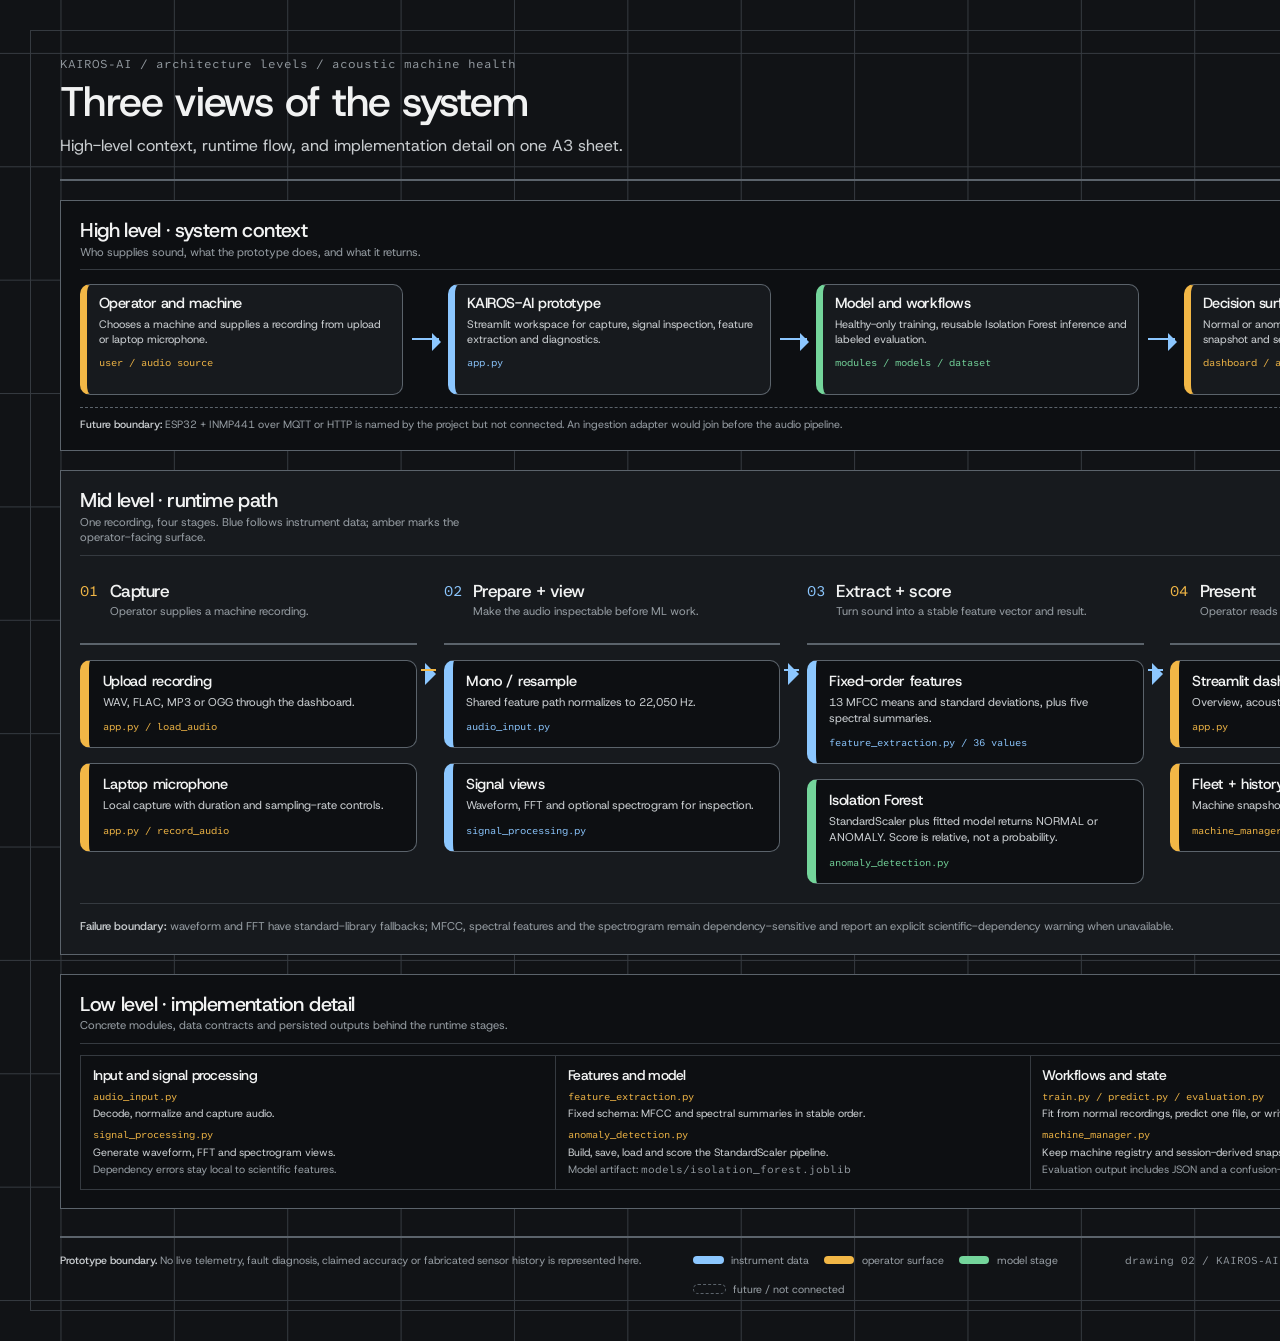
<file: architecture/a3.html>
<!doctype html>
<html lang="en">
  <head>
    <meta charset="utf-8">
    <meta name="viewport" content="width=device-width, initial-scale=1">
    <meta name="description" content="High, mid and low level A3 architecture diagram for the KAIROS-AI acoustic machine-health monitoring prototype.">
    <title>KAIROS-AI architecture · A3 landscape</title>
    <link rel="stylesheet" href="./architecture.css">
  </head>
  <body>
    <main class="sheet" aria-labelledby="sheet-title">
      <header class="sheet-header">
        <div>
          <p class="kicker">KAIROS-AI / architecture levels / acoustic machine health</p>
          <h1 id="sheet-title">Three views of the system</h1>
          <p class="subtitle">High-level context, runtime flow, and implementation detail on one A3 sheet.</p>
        </div>
        <div class="title-block" aria-label="Drawing metadata">
          <div><span>sheet</span><span>A3 / landscape</span></div>
          <div><span>revision</span><span>02</span></div>
          <div><span>source</span><span>repo inspection</span></div>
          <div><span>dated</span><span>2026-11-18</span></div>
        </div>
      </header>

      <section class="tier tier-high band" aria-labelledby="high-title">
        <div class="tier-head">
          <div>
            <h2 id="high-title">High level · system context</h2>
            <p>Who supplies sound, what the prototype does, and what it returns.</p>
          </div>
        </div>
        <div class="high-grid">
          <article class="high-node high-node--person">
            <h3>Operator and machine</h3>
            <p>Chooses a machine and supplies a recording from upload or laptop microphone.</p>
            <span class="module-file">user / audio source</span>
          </article>
          <div class="high-link" aria-hidden="true"></div>
          <article class="high-node high-node--instrument">
            <h3>KAIROS-AI prototype</h3>
            <p>Streamlit workspace for capture, signal inspection, feature extraction and diagnostics.</p>
            <span class="module-file">app.py</span>
          </article>
          <div class="high-link" aria-hidden="true"></div>
          <article class="high-node high-node--model">
            <h3>Model and workflows</h3>
            <p>Healthy-only training, reusable Isolation Forest inference and labeled evaluation.</p>
            <span class="module-file">modules / models / dataset</span>
          </article>
          <div class="high-link" aria-hidden="true"></div>
          <article class="high-node high-node--person">
            <h3>Decision surface</h3>
            <p>Normal or anomaly result, score explanation, machine snapshot and session history.</p>
            <span class="module-file">dashboard / alerts</span>
          </article>
        </div>
        <p class="high-boundary"><strong>Future boundary:</strong> ESP32 + INMP441 over MQTT or HTTP is named by the project but not connected. An ingestion adapter would join before the audio pipeline.</p>
      </section>

      <section class="tier tier-mid architecture-map" aria-labelledby="mid-title">
        <div class="map-head">
          <div class="tier-head">
            <div>
              <h2 id="mid-title">Mid level · runtime path</h2>
              <p>One recording, four stages. Blue follows instrument data; amber marks the operator-facing surface.</p>
            </div>
          </div>
        </div>

        <div class="flow">
          <div class="flow-column flow-column--person">
            <div class="column-head">
              <span class="node-number">01</span>
              <div>
                <h3>Capture</h3>
                <p>Operator supplies a machine recording.</p>
              </div>
            </div>
            <article class="node node--person">
              <h3>Upload recording</h3>
              <p>WAV, FLAC, MP3 or OGG through the dashboard.</p>
              <span class="module-file">app.py / load_audio</span>
            </article>
            <article class="node node--person">
              <h3>Laptop microphone</h3>
              <p>Local capture with duration and sampling-rate controls.</p>
              <span class="module-file">app.py / record_audio</span>
            </article>
          </div>

          <div class="flow-column">
            <div class="column-head">
              <span class="node-number">02</span>
              <div>
                <h3>Prepare + view</h3>
                <p>Make the audio inspectable before ML work.</p>
              </div>
            </div>
            <article class="node node--instrument">
              <h3>Mono / resample</h3>
              <p>Shared feature path normalizes to 22,050 Hz.</p>
              <span class="module-file">audio_input.py</span>
            </article>
            <article class="node node--instrument">
              <h3>Signal views</h3>
              <p>Waveform, FFT and optional spectrogram for inspection.</p>
              <span class="module-file">signal_processing.py</span>
            </article>
          </div>

          <div class="flow-column">
            <div class="column-head">
              <span class="node-number">03</span>
              <div>
                <h3>Extract + score</h3>
                <p>Turn sound into a stable feature vector and result.</p>
              </div>
            </div>
            <article class="node node--instrument">
              <h3>Fixed-order features</h3>
              <p>13 MFCC means and standard deviations, plus five spectral summaries.</p>
              <span class="module-file">feature_extraction.py / 36 values</span>
            </article>
            <article class="node node--model">
              <h3>Isolation Forest</h3>
              <p>StandardScaler plus fitted model returns NORMAL or ANOMALY. Score is relative, not a probability.</p>
              <span class="module-file">anomaly_detection.py</span>
            </article>
          </div>

          <div class="flow-column flow-column--person">
            <div class="column-head">
              <span class="node-number">04</span>
              <div>
                <h3>Present</h3>
                <p>Operator reads the result in the workspace.</p>
              </div>
            </div>
            <article class="node node--person">
              <h3>Streamlit dashboard</h3>
              <p>Overview, acoustic analysis and AI diagnostics.</p>
              <span class="module-file">app.py</span>
            </article>
            <article class="node node--person">
              <h3>Fleet + history</h3>
              <p>Machine snapshots, session history and alerts.</p>
              <span class="module-file">machine_manager.py</span>
            </article>
          </div>
        </div>

        <p class="flow-caption"><strong>Failure boundary:</strong> waveform and FFT have standard-library fallbacks; MFCC, spectral features and the spectrogram remain dependency-sensitive and report an explicit scientific-dependency warning when unavailable.</p>
      </section>

      <section class="tier tier-low band" aria-labelledby="low-title">
        <div class="tier-head">
          <div>
            <h2 id="low-title">Low level · implementation detail</h2>
            <p>Concrete modules, data contracts and persisted outputs behind the runtime stages.</p>
          </div>
        </div>
        <div class="low-grid">
          <article class="low-cell">
            <h3>Input and signal processing</h3>
            <span class="module-file">audio_input.py</span>
            <p>Decode, normalize and capture audio.</p>
            <span class="module-file">signal_processing.py</span>
            <p>Generate waveform, FFT and spectrogram views.</p>
            <p class="low-note">Dependency errors stay local to scientific features.</p>
          </article>
          <article class="low-cell">
            <h3>Features and model</h3>
            <span class="module-file">feature_extraction.py</span>
            <p>Fixed schema: MFCC and spectral summaries in stable order.</p>
            <span class="module-file">anomaly_detection.py</span>
            <p>Build, save, load and score the StandardScaler pipeline.</p>
            <p class="low-note">Model artifact: <span class="mono">models/isolation_forest.joblib</span></p>
          </article>
          <article class="low-cell">
            <h3>Workflows and state</h3>
            <span class="module-file">train.py / predict.py / evaluation.py</span>
            <p>Fit from normal recordings, predict one file, or write evaluation metrics.</p>
            <span class="module-file">machine_manager.py</span>
            <p>Keep machine registry and session-derived snapshots.</p>
            <p class="low-note">Evaluation output includes JSON and a confusion-matrix PNG.</p>
          </article>
        </div>
      </section>

      <footer class="sheet-footer">
        <p><strong>Prototype boundary.</strong> No live telemetry, fault diagnosis, claimed accuracy or fabricated sensor history is represented here.</p>
        <div class="legend" aria-label="Legend">
          <span class="legend-item"><span class="legend-swatch"></span>instrument data</span>
          <span class="legend-item"><span class="legend-swatch legend-swatch--amber"></span>operator surface</span>
          <span class="legend-item"><span class="legend-swatch legend-swatch--green"></span>model stage</span>
          <span class="legend-item"><span class="legend-swatch legend-swatch--dash"></span>future / not connected</span>
        </div>
        <p class="footer-note">drawing 02 / KAIROS-AI / three levels / A3</p>
      </footer>
    </main>
  </body>
</html>
</file>
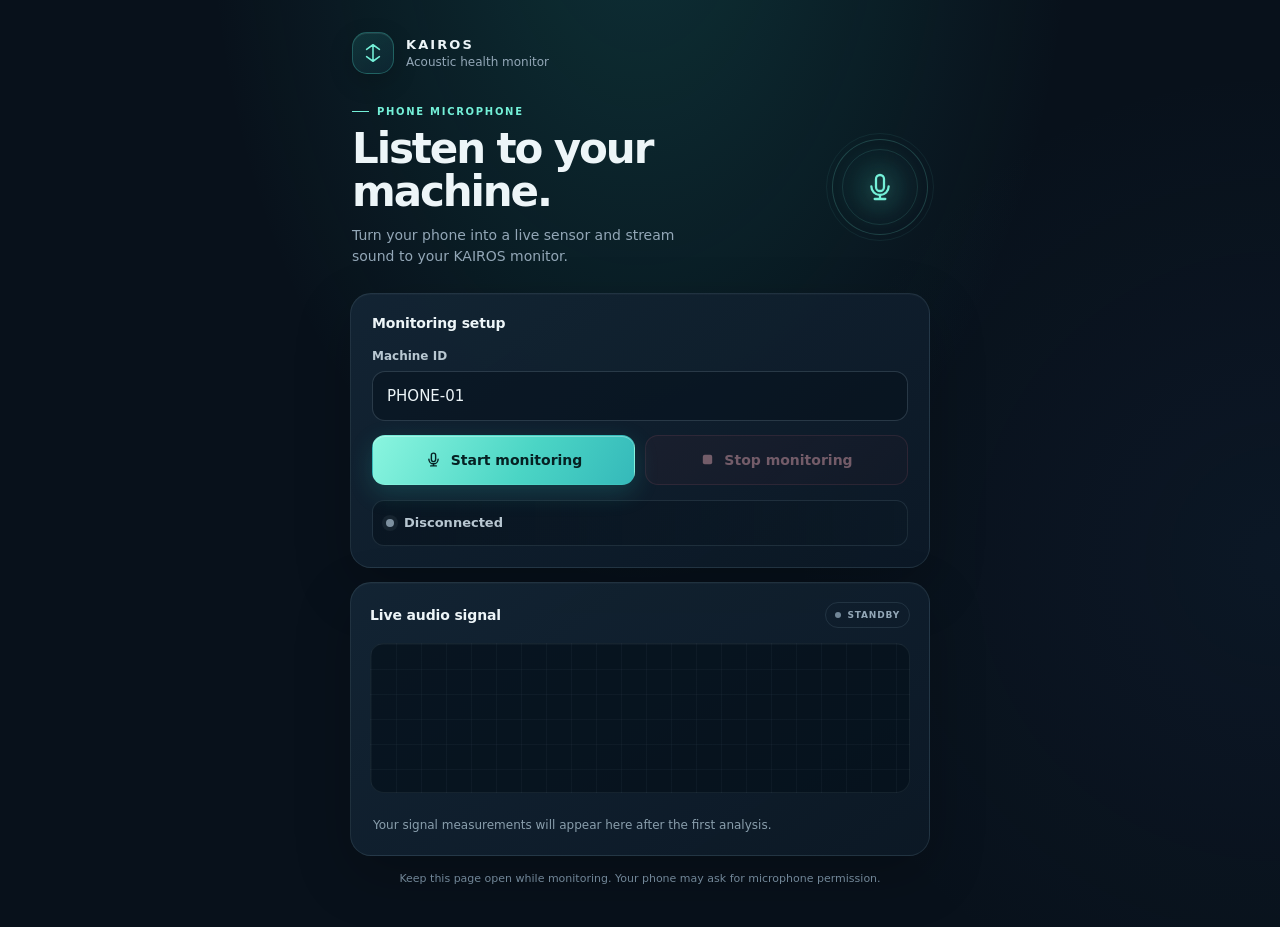
<file: web/mobile_monitor.html>
<!doctype html>
<html lang="en">
<head>
  <meta charset="utf-8">
  <meta name="viewport" content="width=device-width, initial-scale=1">
  <meta name="theme-color" content="#09131f">
  <title>KAIROS Phone Monitor</title>
  <style>
    :root {
      color-scheme: dark;
      font-family: Inter, ui-sans-serif, system-ui, -apple-system, BlinkMacSystemFont, "Segoe UI", sans-serif;
      background: #09131f;
      color: #edf5f8;
      font-synthesis: none;
      text-rendering: optimizeLegibility;
      --muted: #93a7b7;
      --line: rgba(164, 196, 213, .13);
      --aqua: #74f0d8;
      --surface: #101e2c;
    }

    * { box-sizing: border-box; }
    body {
      min-height: 100vh;
      margin: 0;
      padding: 28px 18px 40px;
      background:
        radial-gradient(ellipse at 50% -15%, rgba(35, 178, 162, .2), transparent 48%),
        radial-gradient(circle at 100% 60%, rgba(53, 94, 160, .08), transparent 35%), #08111b;
    }
    main { width: min(100%, 580px); margin: 0 auto; }
    .topbar { display: flex; align-items: center; gap: 12px; margin: 4px 2px 32px; }
    .brand-mark {
      display: grid;
      width: 42px;
      height: 42px;
      place-items: center;
      color: var(--aqua);
      border: 1px solid rgba(81, 224, 208, .28);
      border-radius: 15px;
      background: linear-gradient(145deg, rgba(44, 161, 151, .2), rgba(19, 53, 71, .36));
      box-shadow: inset 0 1px rgba(255,255,255,.08), 0 8px 24px rgba(0,0,0,.18);
    }
    .brand-name { font-size: 13px; font-weight: 750; letter-spacing: .16em; }
    .brand-caption { margin-top: 3px; color: var(--muted); font-size: 12px; }
    .hero { display: flex; align-items: center; justify-content: space-between; gap: 18px; margin: 0 2px 25px; }
    .hero-copy { min-width: 0; }
    .eyebrow { display: flex; align-items: center; gap: 8px; margin: 0 0 10px; color: var(--aqua); font-size: 10px; font-weight: 800; letter-spacing: .17em; text-transform: uppercase; }
    .eyebrow::before { width: 17px; height: 1px; content: ""; background: var(--aqua); }
    h1 { max-width: 390px; margin: 0; font-size: clamp(30px, 8vw, 42px); line-height: 1.03; letter-spacing: -.05em; }
    .intro { max-width: 355px; margin: 11px 0 0; color: var(--muted); font-size: 14px; line-height: 1.55; }
    .mic-orbit { position: relative; display: grid; width: 96px; height: 96px; flex: 0 0 auto; place-items: center; color: var(--aqua); border: 1px solid rgba(116, 240, 216, .19); border-radius: 50%; background: radial-gradient(circle, rgba(50, 166, 152, .16), rgba(15, 36, 48, .06) 66%); }
    .mic-orbit::before, .mic-orbit::after { position: absolute; inset: 9px; border: 1px solid rgba(116, 240, 216, .12); border-radius: 50%; content: ""; }
    .mic-orbit::after { inset: -7px; border-color: rgba(116, 240, 216, .07); }
    .mic-orbit svg { filter: drop-shadow(0 0 12px rgba(116, 240, 216, .38)); }
    body.is-monitoring .mic-orbit { animation: orbit-pulse 2.2s ease-out infinite; }
    @keyframes orbit-pulse { 0%, 100% { box-shadow: 0 0 0 0 rgba(116, 240, 216, .08); } 50% { box-shadow: 0 0 0 9px rgba(116, 240, 216, .025); } }
    .card {
      border: 1px solid var(--line);
      border-radius: 21px;
      background: linear-gradient(145deg, rgba(19, 37, 52, .96), rgba(12, 25, 38, .97));
      box-shadow: 0 20px 55px rgba(0, 0, 0, .21), inset 0 1px rgba(255,255,255,.025);
    }
    .setup { padding: 21px; }
    .section-title { margin: 0; font-size: 14px; font-weight: 750; letter-spacing: -.01em; }
    .field-label { display: block; margin: 18px 0 8px; color: #b9c8d2; font-size: 12px; font-weight: 650; }
    input {
      width: 100%;
      min-height: 50px;
      padding: 0 14px;
      border: 1px solid rgba(164, 196, 213, .2);
      border-radius: 13px;
      outline: none;
      background: rgba(5, 15, 25, .48);
      color: #edf5f8;
      font: inherit;
      font-size: 15px;
      transition: border-color .18s, box-shadow .18s;
    }
    input:focus { border-color: var(--aqua); box-shadow: 0 0 0 3px rgba(81, 224, 208, .13); }
    .actions { display: grid; grid-template-columns: 1fr 1fr; gap: 10px; margin-top: 14px; }
    button {
      display: inline-flex;
      min-height: 50px;
      align-items: center;
      justify-content: center;
      gap: 9px;
      padding: 0 14px;
      border: 1px solid transparent;
      border-radius: 13px;
      color: #062123;
      background: linear-gradient(120deg, #8af5df, #4bd5c5 58%, #35b9ba);
      box-shadow: 0 8px 25px rgba(39, 194, 184, .2), inset 0 1px rgba(255,255,255,.3);
      font: inherit;
      font-size: 14px;
      font-weight: 750;
      cursor: pointer;
      transition: transform .16s, filter .16s, opacity .16s;
      -webkit-tap-highlight-color: transparent;
    }
    button:not(:disabled):active { transform: scale(.98); }
    button:not(:disabled):hover { filter: brightness(1.06); }
    button:focus-visible { outline: 3px solid rgba(81, 224, 208, .4); outline-offset: 3px; }
    button:disabled { cursor: not-allowed; opacity: .42; box-shadow: none; }
    button.stop {
      border-color: rgba(255, 126, 144, .25);
      color: #ffb5c0;
      background: linear-gradient(135deg, rgba(123, 45, 64, .23), rgba(73, 30, 45, .2));
      box-shadow: none;
    }
    .connection {
      display: flex;
      min-height: 46px;
      align-items: center;
      gap: 10px;
      margin-top: 15px;
      padding: 0 13px;
      border: 1px solid var(--line);
      border-radius: 12px;
      background: linear-gradient(90deg, rgba(5, 15, 25, .54), rgba(9, 23, 34, .3));
    }
    .status-dot { order: -1; width: 8px; height: 8px; flex: 0 0 auto; border-radius: 50%; background: #7e91a0; box-shadow: 0 0 0 4px rgba(126, 145, 160, .1); transition: background .2s, box-shadow .2s; }
    #status { margin: 0; color: #b8c7d1; font-size: 13px; font-weight: 600; line-height: 1.4; }
    #status.normal { color: #75e7b6; }
    #status.normal + .status-dot { background: #4cd99b; box-shadow: 0 0 0 4px rgba(76, 217, 155, .12); }
    #status.anomaly { color: #ff8797; }
    #status.anomaly + .status-dot { background: #ff647c; box-shadow: 0 0 0 4px rgba(255, 100, 124, .13); }
    .visual-card { margin-top: 14px; padding: 19px 19px 17px; }
    .card-heading { display: flex; align-items: center; justify-content: space-between; gap: 12px; }
    .live-tag { display: inline-flex; align-items: center; gap: 7px; padding: 7px 9px; border: 1px solid var(--line); border-radius: 20px; color: var(--muted); font-size: 9px; font-weight: 800; letter-spacing: .09em; text-transform: uppercase; }
    .live-tag > span:first-child { width: 6px; height: 6px; border-radius: 50%; background: #718697; }
    body.is-monitoring .live-tag > span:first-child { background: #62e5bd; box-shadow: 0 0 9px #62e5bd; animation: blink 1.3s ease-in-out infinite; }
    @keyframes blink { 50% { opacity: .35; } }
    canvas { display: block; width: 100%; height: 150px; margin-top: 15px; border: 1px solid rgba(164, 196, 213, .09); border-radius: 14px; background-color: rgba(5, 16, 26, .7); background-image: linear-gradient(rgba(128, 163, 178, .055) 1px, transparent 1px), linear-gradient(90deg, rgba(128, 163, 178, .055) 1px, transparent 1px); background-size: 25px 25px; }
    .metrics-grid { display: grid; grid-template-columns: repeat(2, minmax(0, 1fr)); gap: 9px; margin-top: 11px; }
    .metric-tile { min-width: 0; padding: 11px 12px; border: 1px solid rgba(164, 196, 213, .09); border-radius: 12px; background: rgba(7, 18, 28, .42); }
    .metric-label { display: block; overflow: hidden; color: #8297a7; font-size: 10px; font-weight: 700; letter-spacing: .045em; text-overflow: ellipsis; white-space: nowrap; }
    .metric-value { display: block; margin-top: 5px; color: #e4f1f3; font-size: 17px; font-weight: 700; font-variant-numeric: tabular-nums; letter-spacing: -.025em; }
    .metrics-empty { grid-column: 1 / -1; margin: 0; padding: 12px 3px 3px; color: #899eac; font-size: 12px; line-height: 1.6; }
    .hint { margin: 14px 4px 0; color: #718697; font-size: 11px; line-height: 1.55; text-align: center; }
    @media (max-width: 380px) {
      body { padding: 22px 14px 32px; }
      .setup { padding: 17px; }
      .actions { grid-template-columns: 1fr; }
      .visual-card { padding: 16px; }
      .mic-orbit { width: 72px; height: 72px; }
      .mic-orbit svg { width: 24px; height: 24px; }
      .metric-value { font-size: 15px; }
    }
    @media (prefers-reduced-motion: reduce) { *, *::before, *::after { scroll-behavior: auto !important; transition-duration: .01ms !important; } }
  </style>
</head>
<body>
  <main>
    <header class="topbar">
      <div class="brand-mark" aria-hidden="true">
        <svg width="22" height="22" viewBox="0 0 24 24" fill="none"><path d="M12 3v18M5 8l7-5 7 5M5 16l7 5 7-5" stroke="currentColor" stroke-width="1.7" stroke-linecap="round" stroke-linejoin="round"/></svg>
      </div>
      <div><div class="brand-name">KAIROS</div><div class="brand-caption">Acoustic health monitor</div></div>
    </header>

    <section class="hero" aria-labelledby="page-title">
      <div class="hero-copy">
        <p class="eyebrow">Phone microphone</p>
        <h1 id="page-title">Listen to your machine.</h1>
        <p class="intro">Turn your phone into a live sensor and stream sound to your KAIROS monitor.</p>
      </div>
      <div class="mic-orbit" aria-hidden="true">
        <svg width="32" height="32" viewBox="0 0 24 24" fill="none"><rect x="9" y="3" width="6" height="12" rx="3" stroke="currentColor" stroke-width="1.7"/><path d="M5.5 11.5a6.5 6.5 0 0 0 13 0M12 18v3m-4 0h8" stroke="currentColor" stroke-width="1.7" stroke-linecap="round"/></svg>
      </div>
    </section>

    <section class="card setup" aria-labelledby="setup-title">
      <h2 class="section-title" id="setup-title">Monitoring setup</h2>
      <label class="field-label" for="machine">Machine ID</label>
      <input id="machine" value="PHONE-01" autocomplete="off" spellcheck="false">
      <div class="actions">
        <button id="start" type="button">
          <svg width="17" height="17" viewBox="0 0 24 24" fill="none" aria-hidden="true"><rect x="9" y="3" width="6" height="12" rx="3" stroke="currentColor" stroke-width="2"/><path d="M5.5 11.5a6.5 6.5 0 0 0 13 0M12 18v3m-4 0h8" stroke="currentColor" stroke-width="2" stroke-linecap="round"/></svg>
          <span>Start monitoring</span>
        </button>
        <button id="stop" class="stop" type="button" disabled>
          <svg width="15" height="15" viewBox="0 0 16 16" fill="currentColor" aria-hidden="true"><rect x="3" y="3" width="10" height="10" rx="2"/></svg>
          <span>Stop monitoring</span>
        </button>
      </div>
      <div class="connection" role="status" aria-live="polite">
        <p id="status">Disconnected</p>
        <span class="status-dot" aria-hidden="true"></span>
      </div>
    </section>

    <section class="card visual-card" aria-labelledby="signal-title">
      <div class="card-heading">
        <h2 class="section-title" id="signal-title">Live audio signal</h2>
      <div class="live-tag"><span aria-hidden="true"></span><span class="live-label">Standby</span></div>
      </div>
      <canvas id="wave" width="700" height="180" aria-label="Live audio waveform"></canvas>
      <div id="metrics" class="metrics-grid" aria-live="polite"><p class="metrics-empty">Your signal measurements will appear here after the first analysis.</p></div>
    </section>
    <p class="hint">Keep this page open while monitoring. Your phone may ask for microphone permission.</p>
  </main>

  <script>
    let ws, audioContext, source, processor, stream, lastResult=null;
    const startButton=document.getElementById('start'), stopButton=document.getElementById('stop'), machineInput=document.getElementById('machine');
    const status=document.getElementById('status'), metrics=document.getElementById('metrics');
    const liveLabel=document.querySelector('.live-label');
    const canvas=document.getElementById('wave'), ctx=canvas.getContext('2d');

    function setStatus(message, tone='') {
      status.textContent=message;
      status.className=tone;
    }
    function showMessage(message) {
      metrics.replaceChildren();
      const note=document.createElement('p');
      note.className='metrics-empty';
      note.textContent=message;
      metrics.append(note);
    }
    function showMetrics(result) {
      const values=[
        ['RMS energy', result.rms.toFixed(4)],
        ['Peak amplitude', result.peak.toFixed(4)],
        ['Dominant frequency', `${result.dominant_frequency.toFixed(1)} Hz`],
        ['Anomaly score', result.anomaly_score.toFixed(4)],
      ];
      metrics.replaceChildren();
      values.forEach(([label,value])=>{
        const tile=document.createElement('div');
        tile.className='metric-tile';
        const name=document.createElement('span');
        name.className='metric-label';
        name.textContent=label;
        const reading=document.createElement('strong');
        reading.className='metric-value';
        reading.textContent=value;
        tile.append(name,reading);
        metrics.append(tile);
      });
    }
    function draw(samples) {
      ctx.clearRect(0,0,canvas.width,canvas.height);
      ctx.strokeStyle='#74f0d8';
      ctx.lineWidth=2.2;
      ctx.shadowColor='rgba(116,240,216,.5)';
      ctx.shadowBlur=8;
      ctx.beginPath();
      samples.forEach((value,index)=>{
        const x=index*canvas.width/(samples.length-1);
        const y=canvas.height/2-value*canvas.height*.45;
        index ? ctx.lineTo(x,y) : ctx.moveTo(x,y);
      });
      ctx.stroke();
      ctx.shadowBlur=0;
    }
    function pcm16(input) {
      const out=new ArrayBuffer(input.length*2), view=new DataView(out);
      for(let i=0;i<input.length;i++) {
        const value=Math.max(-1,Math.min(1,input[i]));
        view.setInt16(i*2,value<0?value*32768:value*32767,true);
      }
      return out;
    }

    startButton.onclick=async()=>{
      try {
        if(!window.isSecureContext&&!['localhost','127.0.0.1'].includes(location.hostname)) {
          throw new Error('Microphone access requires HTTPS. Open this page through an HTTPS tunnel such as ngrok, not the laptop IP over HTTP.');
        }
        if(!navigator.mediaDevices||!navigator.mediaDevices.getUserMedia) {
          throw new Error('This browser does not expose microphone access. Use current Chrome on Android or Safari on iOS over HTTPS.');
        }
        lastResult=null;
        stream=await navigator.mediaDevices.getUserMedia({audio:{echoCancellation:false,noiseSuppression:false,autoGainControl:false}});
        audioContext=new AudioContext();
        source=audioContext.createMediaStreamSource(stream);
        processor=audioContext.createScriptProcessor(4096,1,1);
        const protocol=location.protocol==='https:'?'wss://':'ws://';
        ws=new WebSocket(`${protocol}${location.host}/ws/audio`);
        ws.binaryType='arraybuffer';
        ws.onopen=()=>{
          ws.send(JSON.stringify({sample_rate:audioContext.sampleRate,channels:1,machine_id:machineInput.value}));
          setStatus('Connecting…');
        };
        ws.onerror=()=>{
          setStatus('WebSocket connection failed');
          showMessage('Check that the phone server is running and that this page came from the same HTTPS tunnel.');
        };
        ws.onclose=()=>{if(!stopButton.disabled)setStatus('WebSocket disconnected');};
        ws.onmessage=event=>{
          const message=JSON.parse(event.data);
          if(message.type==='ready') setStatus('Connected · streaming');
          if(message.type==='buffering') setStatus('Connected · buffering audio');
          if(message.type==='error') {
            setStatus('Audio processing error','anomaly');
            showMessage(message.message||'The server rejected an audio chunk.');
          }
          if(message.type==='result') {
            lastResult=message;
            setStatus(`Connected · ${message.status}`,message.is_anomaly?'anomaly':'normal');
            showMetrics(message);
          }
        };
        processor.onaudioprocess=event=>{
          if(ws&&ws.readyState===1) {
            const data=event.inputBuffer.getChannelData(0);
            draw(data);
            ws.send(pcm16(data));
          }
        };
        source.connect(processor);
        processor.connect(audioContext.destination);
        document.body.classList.add('is-monitoring');
        liveLabel.textContent='Live';
        startButton.disabled=true;
        stopButton.disabled=false;
      } catch(error) {
        setStatus(`Microphone error: ${error.message}`,'anomaly');
        showMessage('Use HTTPS and grant microphone permission, then reload the page.');
      }
    };

    stopButton.onclick=async()=>{
      if(processor){processor.onaudioprocess=null;processor.disconnect();processor=null;}
      if(source){source.disconnect();source=null;}
      if(stream){stream.getTracks().forEach(track=>track.stop());stream=null;}
      if(ws){ws.onclose=null;ws.close(1000,'user stopped monitoring');ws=null;}
      if(audioContext){await audioContext.close();audioContext=null;}
      document.body.classList.remove('is-monitoring');
      liveLabel.textContent='Standby';
      const finalLabel=lastResult?lastResult.status:'NO RESULT';
      setStatus(`Stopped · final result: ${finalLabel}`,lastResult?(lastResult.is_anomaly?'anomaly':'normal'):'');
      if(lastResult) showMetrics(lastResult);
      else showMessage('Monitoring stopped before the first model result was available.');
      startButton.disabled=false;
      stopButton.disabled=true;
    };
  </script>
</body>
</html>
</file>
<file: architecture/architecture.css>
/* Hallmark · v2.0.0 · shape: Map / Diagram · theme: Console (graphite) · sheet: A3 landscape · signature: high/mid/low repo architecture */
/* critique: make three abstraction levels legible on one sheet; use colour only to separate instrument data, operator action and model stages. */

@import url("https://fonts.googleapis.com/css2?family=Atkinson+Hyperlegible+Mono:wght@400;500&family=Host+Grotesk:wght@400;500&display=swap");
@import url("./tokens.css");

html,
body {
  margin: 0;
  min-width: 0;
  overflow-x: clip;
  background: var(--color-paper-3);
  color: var(--color-ink);
  font-family: var(--font-body);
  font-synthesis: none;
  -webkit-print-color-adjust: exact;
  print-color-adjust: exact;
  scrollbar-color: var(--color-rule-2) var(--color-paper-3);
  caret-color: var(--color-accent);
}

::selection {
  background: var(--color-accent-soft);
  color: var(--color-ink);
}

body {
  min-height: 100vh;
}

.sheet {
  position: relative;
  box-sizing: border-box;
  width: var(--sheet-width);
  min-height: var(--sheet-height);
  padding: 14mm 16mm 12mm;
  overflow: clip;
  background-color: var(--color-paper);
  background-image:
    linear-gradient(var(--color-rule) 1px, transparent 1px),
    linear-gradient(90deg, var(--color-rule) 1px, transparent 1px);
  background-size: 30mm 30mm;
  background-position: 16mm 14mm;
}

.sheet::before {
  position: absolute;
  inset: 8mm;
  border: var(--rule-hair) solid var(--color-rule);
  pointer-events: none;
  content: "";
}

.sheet-header,
.architecture-map,
.offline-band,
.boundary-band,
.sheet-footer {
  position: relative;
  z-index: 1;
}

.sheet-header {
  display: grid;
  grid-template-columns: minmax(0, 1fr) auto;
  gap: 12mm;
  align-items: end;
  padding-bottom: 6mm;
  border-bottom: var(--rule-heavy) solid var(--color-rule-2);
}

.kicker,
.label,
.module-file,
.mono,
.title-block,
.node-number,
.edge-label,
.footer-note {
  font-family: var(--font-outlier);
  font-variant-numeric: tabular-nums slashed-zero;
}

.kicker,
.label,
.module-file,
.edge-label,
.footer-note {
  color: var(--color-muted);
  font-size: 9pt;
  line-height: 1.35;
}

.kicker {
  margin: 0 0 2.5mm;
}

h1,
h2,
h3,
p {
  margin: 0;
}

h1,
h2,
h3 {
  overflow-wrap: break-word;
  min-width: 0;
  font-family: var(--font-display);
  font-weight: 500;
  letter-spacing: -0.03em;
  line-height: 1.04;
  text-wrap: balance;
}

h1 {
  max-width: 22ch;
  font-size: 31pt;
}

.subtitle {
  max-width: 76ch;
  margin-top: 2.5mm;
  color: var(--color-ink-2);
  font-size: 12pt;
  line-height: 1.45;
}

.title-block {
  display: grid;
  grid-template-columns: repeat(2, auto);
  gap: 4mm 8mm;
  align-items: end;
  padding: 3mm 4mm;
  border: var(--rule-hair) solid var(--color-rule-2);
  color: var(--color-ink-2);
  font-size: 8.5pt;
  line-height: 1.3;
}

.title-block > div > span:last-child {
  display: block;
  color: var(--color-ink);
  font-family: var(--font-body);
  font-size: 10pt;
  font-weight: 500;
}

.architecture-map {
  margin-top: 8mm;
  padding: 5mm;
  border: var(--rule-hair) solid var(--color-rule-2);
  background: var(--color-paper-2);
}

.map-head {
  display: flex;
  justify-content: space-between;
  gap: 10mm;
  align-items: baseline;
  padding-bottom: 4mm;
  border-bottom: var(--rule-hair) solid var(--color-rule);
}

.map-head h2,
.band-head h2 {
  font-size: 17pt;
}

.map-head p,
.band-head p {
  max-width: 60ch;
  color: var(--color-muted);
  font-size: 9.5pt;
  line-height: 1.45;
  text-align: right;
}

.flow {
  display: grid;
  grid-template-columns: repeat(4, minmax(0, 1fr));
  gap: 7mm;
  align-items: stretch;
  padding: 7mm 0 5mm;
}

.flow-column {
  position: relative;
  min-width: 0;
}

.flow-column:not(:last-child)::after {
  position: absolute;
  top: 23mm;
  right: -5mm;
  width: 4mm;
  border-top: var(--rule-heavy) solid var(--color-cool);
  content: "";
}

.flow-column:not(:last-child)::before {
  position: absolute;
  top: calc(23mm - 1.5mm);
  right: -5mm;
  border-top: 3mm solid transparent;
  border-bottom: 3mm solid transparent;
  border-left: 3mm solid var(--color-cool);
  content: "";
}

.flow-column--person::after {
  border-color: var(--color-accent) !important;
}

.column-head {
  display: flex;
  min-height: 13mm;
  gap: 3mm;
  align-items: start;
  padding-bottom: 3mm;
  border-bottom: var(--rule-heavy) solid var(--color-rule-2);
}

.node-number {
  color: var(--color-cool);
  font-size: 11pt;
}

.flow-column--person .node-number {
  color: var(--color-accent);
}

.column-head h3 {
  font-size: 13pt;
}

.column-head p {
  margin-top: 1mm;
  color: var(--color-muted);
  font-size: 8.5pt;
  line-height: 1.4;
}

.node {
  position: relative;
  margin-top: 4mm;
  padding: 3.5mm;
  border: var(--rule-hair) solid var(--color-rule-2);
  border-radius: var(--radius-card);
  background: var(--color-paper-3);
}

.node--instrument {
  border-left: 2.5mm solid var(--color-cool);
}

.node--person {
  border-left: 2.5mm solid var(--color-accent);
}

.node--model {
  border-left: 2.5mm solid var(--color-ok);
}

.node h3 {
  font-size: 11pt;
  letter-spacing: -0.02em;
}

.node p {
  margin-top: 1.5mm;
  color: var(--color-ink-2);
  font-size: 8.5pt;
  line-height: 1.42;
}

.module-file {
  display: block;
  margin-top: 2.5mm;
  color: var(--color-cool);
  font-size: 7.5pt;
  overflow-wrap: anywhere;
}

.node--person .module-file {
  color: var(--color-accent);
}

.node--model .module-file {
  color: var(--color-ok);
}

.flow-caption {
  padding-top: 4mm;
  border-top: var(--rule-hair) solid var(--color-rule);
  color: var(--color-muted);
  font-size: 8.5pt;
  line-height: 1.45;
}

.flow-caption strong {
  color: var(--color-ink-2);
  font-weight: 500;
}

.band {
  margin-top: 7mm;
  padding: 5mm;
  border: var(--rule-hair) solid var(--color-rule-2);
  background: var(--color-paper-3);
  color: var(--color-ink);
}

.band-head {
  display: flex;
  justify-content: space-between;
  gap: 10mm;
  align-items: baseline;
  padding-bottom: 3.5mm;
  border-bottom: var(--rule-hair) solid var(--color-rule);
}

.band-head h2 {
  color: var(--color-accent);
}

.band-head p {
  text-align: right;
}

.offline-grid {
  display: grid;
  grid-template-columns: 1.1fr 1fr 1fr;
  gap: 0;
  margin-top: 4mm;
  border: var(--rule-hair) solid var(--color-rule);
}

.offline-cell {
  min-width: 0;
  min-height: 30mm;
  padding: 3.5mm;
  border-right: var(--rule-hair) solid var(--color-rule);
}

.offline-cell:last-child {
  border-right: 0;
}

.offline-cell h3 {
  font-size: 11pt;
}

.offline-cell p {
  margin-top: 1.5mm;
  color: var(--color-ink-2);
  font-size: 8.5pt;
  line-height: 1.45;
}

.offline-cell .module-file {
  color: var(--color-accent);
}

.boundary-band {
  display: grid;
  grid-template-columns: 1.15fr 1fr;
  gap: 8mm;
  margin-top: 7mm;
  padding: 5mm;
  border: var(--rule-heavy) dashed var(--color-rule-2);
  background: var(--color-paper-2);
  color: var(--color-ink);
}

.boundary-copy h2 {
  color: var(--color-muted);
  font-size: 14pt;
}

.boundary-copy p {
  max-width: 62ch;
  margin-top: 2mm;
  color: var(--color-ink-2);
  font-size: 9pt;
  line-height: 1.5;
}

.boundary-flow {
  display: grid;
  grid-template-columns: repeat(3, minmax(0, 1fr));
  gap: 4mm;
  align-items: center;
}

.boundary-node {
  min-width: 0;
  padding: 3mm;
  border: var(--rule-hair) solid var(--color-rule-2);
  border-radius: var(--radius-small);
  color: var(--color-muted);
  font-size: 8.5pt;
  line-height: 1.35;
  text-align: center;
}

.boundary-node:not(:last-child)::after {
  position: absolute;
  content: "";
}

.sheet-footer {
  display: grid;
  grid-template-columns: 1.5fr 1fr 1fr;
  gap: 8mm;
  margin-top: 7mm;
  padding-top: 4mm;
  border-top: var(--rule-heavy) solid var(--color-rule-2);
}

.sheet-footer p {
  color: var(--color-muted);
  font-size: 8pt;
  line-height: 1.45;
}

.sheet-footer strong {
  color: var(--color-ink-2);
  font-weight: 500;
}

.legend {
  display: flex;
  flex-wrap: wrap;
  gap: 4mm;
}

.legend-item {
  display: inline-flex;
  gap: 2mm;
  align-items: center;
  color: var(--color-muted);
  font-size: 8pt;
}

.legend-swatch {
  width: 8mm;
  height: 2mm;
  border-radius: 2mm;
  background: var(--color-cool);
}

.legend-swatch--amber {
  background: var(--color-accent);
}

.legend-swatch--green {
  background: var(--color-ok);
}

.legend-swatch--dash {
  border: var(--rule-hair) dashed var(--color-rule-2);
  background: transparent;
}

.tier-head {
  display: flex;
  gap: 3mm;
  align-items: start;
  min-width: 0;
}

.tier-head h2 {
  font-size: 15pt;
}

.tier-head p {
  margin-top: 1mm;
  color: var(--color-muted);
  font-size: 8.5pt;
  line-height: 1.35;
}

.tier-mark {
  display: grid;
  flex: 0 0 8mm;
  width: 8mm;
  height: 8mm;
  place-items: center;
  border: var(--rule-hair) solid currentColor;
  border-radius: var(--radius-small);
  font-family: var(--font-outlier);
  font-size: 10pt;
  line-height: 1;
}

.tier-mark--amber {
  color: var(--color-accent);
}

.tier-mark--cool {
  color: var(--color-cool);
}

.tier-mark--green {
  color: var(--color-ok);
}

.tier-high,
.tier-low {
  color: var(--color-ink);
}

.tier-high {
  margin-top: 5mm;
}

.tier-high .tier-head,
.tier-low .tier-head {
  padding-bottom: 2.5mm;
  border-bottom: var(--rule-hair) solid var(--color-rule);
}

.high-grid {
  display: grid;
  grid-template-columns: minmax(0, 1fr) 7mm minmax(0, 1fr) 7mm minmax(0, 1fr) 7mm minmax(0, 1fr);
  gap: 2.5mm;
  align-items: center;
  margin-top: 3.5mm;
}

.high-node {
  min-width: 0;
  min-height: 23mm;
  padding: 3mm;
  border: var(--rule-hair) solid var(--color-rule-2);
  border-left: 2mm solid var(--color-cool);
  border-radius: var(--radius-card);
  background: var(--color-paper-2);
}

.high-node--person {
  border-left-color: var(--color-accent);
}

.high-node--model {
  border-left-color: var(--color-ok);
}

.high-node h3 {
  font-size: 11pt;
}

.high-node p {
  margin-top: 1.5mm;
  color: var(--color-ink-2);
  font-size: 8.2pt;
  line-height: 1.35;
}

.high-node--person .module-file {
  color: var(--color-accent);
}

.high-node--model .module-file {
  color: var(--color-ok);
}

.high-link {
  position: relative;
  height: var(--rule-heavy);
  background: var(--color-cool);
}

.high-link::after {
  position: absolute;
  top: -1.5mm;
  right: -0.5mm;
  border-top: 2.5mm solid transparent;
  border-bottom: 2.5mm solid transparent;
  border-left: 2.5mm solid var(--color-cool);
  content: "";
}

.high-boundary {
  margin-top: 3mm;
  padding-top: 2.5mm;
  border-top: var(--rule-hair) dashed var(--color-rule-2);
  color: var(--color-muted);
  font-size: 8pt;
  line-height: 1.35;
}

.high-boundary strong {
  color: var(--color-ink-2);
  font-weight: 500;
}

.tier-mid {
  margin-top: 5mm;
}

.tier-mid .map-head {
  padding-bottom: 2.5mm;
}

.tier-mid .map-head p {
  text-align: left;
}

.tier-low {
  margin-top: 5mm;
}

.low-grid {
  display: grid;
  grid-template-columns: repeat(3, minmax(0, 1fr));
  gap: 0;
  margin-top: 3mm;
  border: var(--rule-hair) solid var(--color-rule);
}

.low-cell {
  min-width: 0;
  min-height: 28mm;
  padding: 3mm;
  border-right: var(--rule-hair) solid var(--color-rule);
}

.low-cell:last-child {
  border-right: 0;
}

.low-cell h3 {
  font-size: 10.5pt;
}

.low-cell .module-file {
  margin-top: 2mm;
  color: var(--color-accent);
}

.low-cell p {
  margin-top: 1mm;
  color: var(--color-ink-2);
  font-size: 8pt;
  line-height: 1.3;
}

.low-note {
  color: var(--color-muted) !important;
}

@media screen and (max-width: 1200px) {
  .sheet {
    transform-origin: top left;
    scale: 0.75;
    margin-bottom: -25%;
  }
}

@media print {
  @page {
    size: A3 landscape;
    margin: 0;
  }

  html,
  body {
    width: var(--sheet-width);
    height: var(--sheet-height);
  }

  .sheet {
    min-height: 0;
    height: var(--sheet-height);
    padding: 10mm 12mm 8mm;
    page-break-after: avoid;
  }

  .sheet-header {
    gap: 8mm;
    padding-bottom: 4mm;
  }

  h1 {
    font-size: 27pt;
  }

  .subtitle {
    margin-top: 1.5mm;
    font-size: 10.5pt;
  }

  .architecture-map {
    margin-top: 5mm;
    padding: 3.5mm;
  }

  .map-head {
    padding-bottom: 2.5mm;
  }

  .flow {
    gap: 5mm;
    padding: 4mm 0 3mm;
  }

  .column-head {
    min-height: 10mm;
    padding-bottom: 2mm;
  }

  .node {
    margin-top: 2.5mm;
    padding: 2.5mm;
  }

  .node p,
  .column-head p,
  .offline-cell p,
  .boundary-copy p {
    line-height: 1.3;
  }

  .flow-caption {
    padding-top: 2.5mm;
  }

  .band,
  .boundary-band {
    margin-top: 4mm;
    padding: 3.5mm;
  }

  .tier-high,
  .tier-mid,
  .tier-low {
    margin-top: 3.5mm;
  }

  .tier-high .tier-head,
  .tier-low .tier-head {
    padding-bottom: 1.8mm;
  }

  .high-grid {
    gap: 2mm;
    margin-top: 2.5mm;
  }

  .high-node {
    min-height: 19mm;
    padding: 2.2mm;
  }

  .high-node p,
  .high-boundary {
    line-height: 1.22;
  }

  .high-boundary {
    margin-top: 2mm;
    padding-top: 1.8mm;
  }

  .tier-mid .map-head {
    padding-bottom: 1.8mm;
  }

  .low-grid {
    margin-top: 2mm;
  }

  .low-cell {
    min-height: 23mm;
    padding: 2.2mm;
  }

  .low-cell p {
    line-height: 1.2;
  }

  .band-head {
    padding-bottom: 2.5mm;
  }

  .offline-grid {
    margin-top: 2.5mm;
  }

  .offline-cell {
    min-height: 22mm;
    padding: 2.5mm;
  }

  .boundary-band {
    gap: 5mm;
  }

  .sheet-footer {
    gap: 5mm;
    margin-top: 4mm;
    padding-top: 2.5mm;
  }
}

@media (prefers-reduced-motion: reduce) {
  *,
  *::before,
  *::after {
    animation-duration: 0.01ms !important;
    animation-iteration-count: 1 !important;
    scroll-behavior: auto !important;
    transition-duration: 0.01ms !important;
  }
}
</file>
